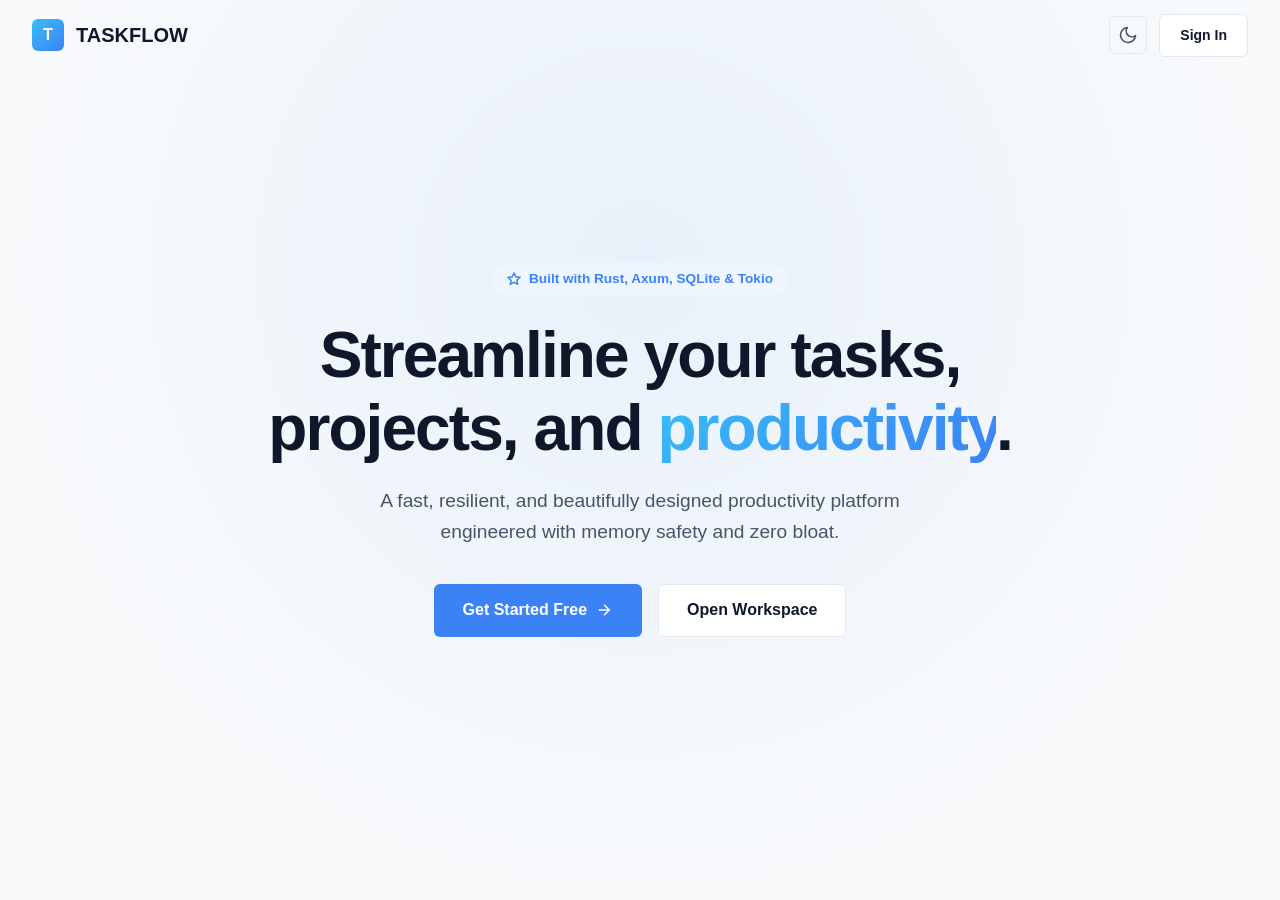
<file: templates/index.html>
<!DOCTYPE html>
<html lang="en">
<head>
  <meta charset="UTF-8">
  <meta name="viewport" content="width=device-width, initial-scale=1.0">
  <title>TASKFLOW - Task & Productivity Management</title>
  <link rel="stylesheet" href="/static/css/variables.css">
  <link rel="stylesheet" href="/static/css/layout.css">
  <link rel="stylesheet" href="/static/css/components.css">
  <style>
    .hero-section {
      min-height: 100vh;
      display: flex;
      flex-direction: column;
      align-items: center;
      justify-content: center;
      text-align: center;
      padding: 3rem 1.5rem;
      background: radial-gradient(circle at 50% 30%, rgba(59, 130, 246, 0.08) 0%, transparent 70%), var(--bg-app);
      position: relative;
    }
    .hero-badge {
      display: inline-flex;
      align-items: center;
      gap: 0.5rem;
      padding: 0.35rem 0.85rem;
      border-radius: var(--radius-full);
      background-color: var(--primary-light);
      color: var(--primary);
      font-size: 0.85rem;
      font-weight: 600;
      margin-bottom: 1.5rem;
    }
    .hero-title {
      font-size: clamp(2.5rem, 5vw, 4rem);
      font-weight: 800;
      letter-spacing: -0.03em;
      line-height: 1.15;
      max-width: 800px;
      margin-bottom: 1.25rem;
      color: var(--text-primary);
    }
    .hero-title span {
      background: linear-gradient(135deg, #38bdf8 0%, #3b82f6 100%);
      -webkit-background-clip: text;
      -webkit-text-fill-color: transparent;
    }
    .hero-subtitle {
      font-size: 1.2rem;
      color: var(--text-secondary);
      max-width: 620px;
      margin-bottom: 2.25rem;
      line-height: 1.6;
    }
    .hero-actions {
      display: flex;
      gap: 1rem;
      flex-wrap: wrap;
      justify-content: center;
    }
    .nav-header {
      position: absolute;
      top: 0;
      left: 0;
      right: 0;
      height: 70px;
      display: flex;
      align-items: center;
      justify-content: space-between;
      padding: 0 2rem;
    }
  </style>
</head>
<body>
  <div class="hero-section">
    <header class="nav-header">
      <a href="/" class="brand-logo" style="color: var(--text-primary);">
        <div class="brand-icon">T</div>
        <span>TASKFLOW</span>
      </a>
      <div style="display: flex; align-items: center; gap: 0.75rem;">
        <button class="btn-icon" id="themeToggleBtn" onclick="toggleTheme()" title="Toggle Theme"></button>
        <a href="/login" class="btn btn-secondary">Sign In</a>
      </div>
    </header>

    <div class="hero-badge">
      <svg width="14" height="14" viewBox="0 0 24 24" fill="none" stroke="currentColor" stroke-width="2.5"><polygon points="12 2 15.09 8.26 22 9.27 17 14.14 18.18 21.02 12 17.77 5.82 21.02 7 14.14 2 9.27 8.91 8.26 12 2"/></svg>
      Built with Rust, Axum, SQLite & Tokio
    </div>

    <h1 class="hero-title">
      Streamline your tasks, projects, and <span>productivity</span>.
    </h1>

    <p class="hero-subtitle">
      A fast, resilient, and beautifully designed productivity platform engineered with memory safety and zero bloat.
    </p>

    <div class="hero-actions">
      <a href="/register" class="btn btn-primary" style="padding: 0.85rem 1.75rem; font-size: 1rem;">
        Get Started Free
        <svg width="18" height="18" viewBox="0 0 24 24" fill="none" stroke="currentColor" stroke-width="2"><line x1="5" y1="12" x2="19" y2="12"/><polyline points="12 5 19 12 12 19"/></svg>
      </a>
      <a href="/login" class="btn btn-secondary" style="padding: 0.85rem 1.75rem; font-size: 1rem;">
        Open Workspace
      </a>
    </div>
  </div>

  <script src="/static/js/theme.js"></script>
</body>
</html>
</file>
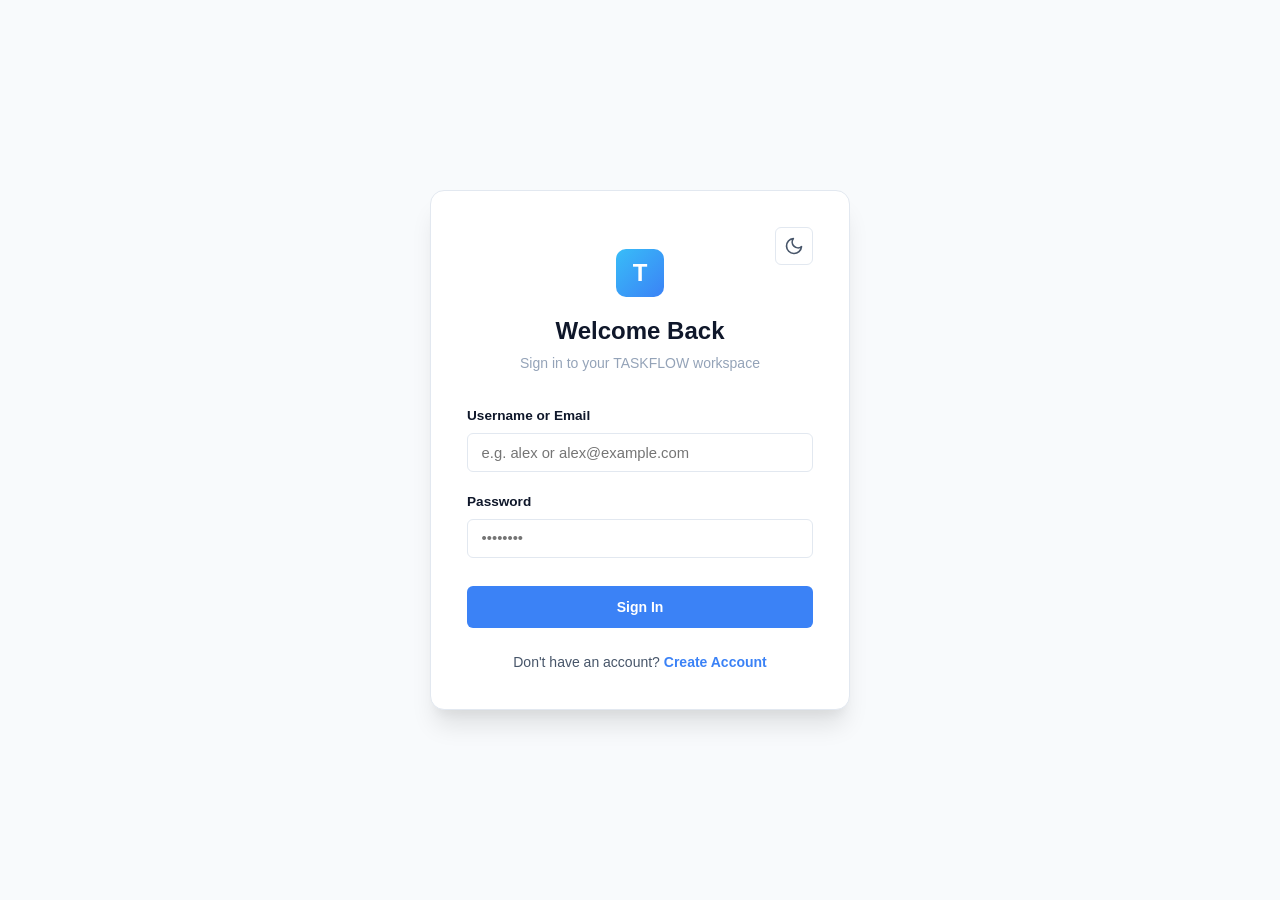
<file: templates/login.html>
<!DOCTYPE html>
<html lang="en">
<head>
  <meta charset="UTF-8">
  <meta name="viewport" content="width=device-width, initial-scale=1.0">
  <title>Login - TASKFLOW</title>
  <link rel="stylesheet" href="/static/css/variables.css">
  <link rel="stylesheet" href="/static/css/layout.css">
  <link rel="stylesheet" href="/static/css/components.css">
  <style>
    .auth-page {
      min-height: 100vh;
      display: flex;
      align-items: center;
      justify-content: center;
      padding: 1.5rem;
      background-color: var(--bg-app);
    }
    .auth-card {
      width: 100%;
      max-width: 420px;
      background-color: var(--bg-surface);
      border: 1px solid var(--border-color);
      border-radius: var(--radius-lg);
      box-shadow: var(--shadow-xl);
      padding: 2.25rem;
    }
    .auth-header {
      text-align: center;
      margin-bottom: 2rem;
    }
    .auth-logo {
      display: inline-flex;
      align-items: center;
      justify-content: center;
      width: 48px;
      height: 48px;
      background: linear-gradient(135deg, #38bdf8 0%, #3b82f6 100%);
      border-radius: var(--radius-md);
      color: white;
      font-weight: 800;
      font-size: 1.5rem;
      margin-bottom: 1rem;
    }
    .auth-title {
      font-size: 1.5rem;
      font-weight: 700;
      color: var(--text-primary);
    }
    .auth-subtitle {
      font-size: 0.875rem;
      color: var(--text-muted);
      margin-top: 0.25rem;
    }
  </style>
</head>
<body>
  <div class="auth-page">
    <div class="auth-card">
      <div style="display: flex; justify-content: flex-end; margin-bottom: -1rem;">
        <button class="btn-icon" id="themeToggleBtn" onclick="toggleTheme()" title="Toggle Theme"></button>
      </div>
      <div class="auth-header">
        <div class="auth-logo">T</div>
        <h1 class="auth-title">Welcome Back</h1>
        <p class="auth-subtitle">Sign in to your TASKFLOW workspace</p>
      </div>

      <form id="loginForm">
        <div class="form-group">
          <label class="form-label" for="usernameOrEmail">Username or Email</label>
          <input
            type="text"
            id="usernameOrEmail"
            class="form-control"
            placeholder="e.g. alex or alex@example.com"
            required
            autocomplete="username"
          />
        </div>

        <div class="form-group">
          <label class="form-label" for="password">Password</label>
          <input
            type="password"
            id="password"
            class="form-control"
            placeholder="••••••••"
            required
            autocomplete="current-password"
          />
        </div>

        <button type="submit" id="submitBtn" class="btn btn-primary" style="width: 100%; padding: 0.75rem; margin-top: 0.5rem;">
          Sign In
        </button>
      </form>

      <div style="text-align: center; margin-top: 1.5rem; font-size: 0.875rem; color: var(--text-secondary);">
        Don't have an account?
        <a href="/register" style="color: var(--primary); font-weight: 600; text-decoration: none;">Create Account</a>
      </div>
    </div>
  </div>

  <script src="/static/js/theme.js"></script>
  <script src="/static/js/toast.js"></script>
  <script src="/static/js/api.js"></script>
  <script>
    document.addEventListener("DOMContentLoaded", () => {
      const urlParams = new URLSearchParams(window.location.search);
      if (urlParams.get("expired")) {
        showToast("Your session has expired. Please sign in again.", "warning");
      }

      document.getElementById("loginForm").addEventListener("submit", async (e) => {
        e.preventDefault();
        const submitBtn = document.getElementById("submitBtn");
        const username_or_email = document.getElementById("usernameOrEmail").value.trim();
        const password = document.getElementById("password").value;

        submitBtn.disabled = true;
        submitBtn.textContent = "Signing in...";

        try {
          const res = await api.post("/api/v1/auth/login", { username_or_email, password });
          showToast("Signed in successfully!", "success");
          setCurrentUser(res.data.user, res.data.token);
          setTimeout(() => {
            window.location.href = "/dashboard";
          }, 400);
        } catch (err) {
          showToast(err.message, "error");
          submitBtn.disabled = false;
          submitBtn.textContent = "Sign In";
        }
      });
    });
  </script>
</body>
</html>
</file>
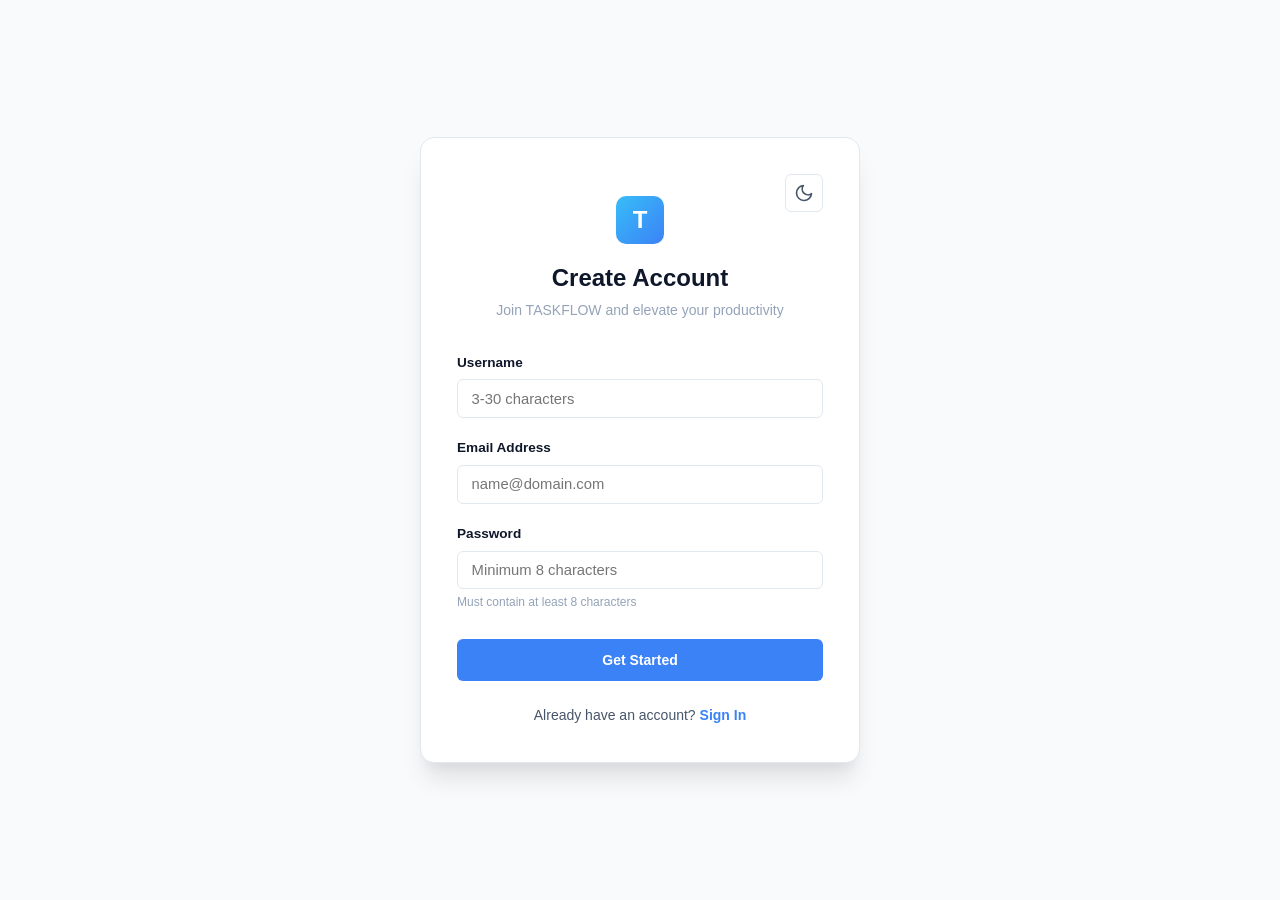
<file: templates/register.html>
<!DOCTYPE html>
<html lang="en">
<head>
  <meta charset="UTF-8">
  <meta name="viewport" content="width=device-width, initial-scale=1.0">
  <title>Register - TASKFLOW</title>
  <link rel="stylesheet" href="/static/css/variables.css">
  <link rel="stylesheet" href="/static/css/layout.css">
  <link rel="stylesheet" href="/static/css/components.css">
  <style>
    .auth-page {
      min-height: 100vh;
      display: flex;
      align-items: center;
      justify-content: center;
      padding: 1.5rem;
      background-color: var(--bg-app);
    }
    .auth-card {
      width: 100%;
      max-width: 440px;
      background-color: var(--bg-surface);
      border: 1px solid var(--border-color);
      border-radius: var(--radius-lg);
      box-shadow: var(--shadow-xl);
      padding: 2.25rem;
    }
    .auth-header {
      text-align: center;
      margin-bottom: 2rem;
    }
    .auth-logo {
      display: inline-flex;
      align-items: center;
      justify-content: center;
      width: 48px;
      height: 48px;
      background: linear-gradient(135deg, #38bdf8 0%, #3b82f6 100%);
      border-radius: var(--radius-md);
      color: white;
      font-weight: 800;
      font-size: 1.5rem;
      margin-bottom: 1rem;
    }
    .auth-title {
      font-size: 1.5rem;
      font-weight: 700;
      color: var(--text-primary);
    }
    .auth-subtitle {
      font-size: 0.875rem;
      color: var(--text-muted);
      margin-top: 0.25rem;
    }
    .password-hint {
      font-size: 0.75rem;
      color: var(--text-muted);
      margin-top: 0.25rem;
    }
  </style>
</head>
<body>
  <div class="auth-page">
    <div class="auth-card">
      <div style="display: flex; justify-content: flex-end; margin-bottom: -1rem;">
        <button class="btn-icon" id="themeToggleBtn" onclick="toggleTheme()" title="Toggle Theme"></button>
      </div>
      <div class="auth-header">
        <div class="auth-logo">T</div>
        <h1 class="auth-title">Create Account</h1>
        <p class="auth-subtitle">Join TASKFLOW and elevate your productivity</p>
      </div>

      <form id="registerForm">
        <div class="form-group">
          <label class="form-label" for="username">Username</label>
          <input
            type="text"
            id="username"
            class="form-control"
            placeholder="3-30 characters"
            minlength="3"
            maxlength="30"
            required
            autocomplete="username"
          />
        </div>

        <div class="form-group">
          <label class="form-label" for="email">Email Address</label>
          <input
            type="email"
            id="email"
            class="form-control"
            placeholder="name@domain.com"
            required
            autocomplete="email"
          />
        </div>

        <div class="form-group">
          <label class="form-label" for="password">Password</label>
          <input
            type="password"
            id="password"
            class="form-control"
            placeholder="Minimum 8 characters"
            minlength="8"
            required
            autocomplete="new-password"
          />
          <div class="password-hint">Must contain at least 8 characters</div>
        </div>

        <button type="submit" id="submitBtn" class="btn btn-primary" style="width: 100%; padding: 0.75rem; margin-top: 0.5rem;">
          Get Started
        </button>
      </form>

      <div style="text-align: center; margin-top: 1.5rem; font-size: 0.875rem; color: var(--text-secondary);">
        Already have an account?
        <a href="/login" style="color: var(--primary); font-weight: 600; text-decoration: none;">Sign In</a>
      </div>
    </div>
  </div>

  <script src="/static/js/theme.js"></script>
  <script src="/static/js/toast.js"></script>
  <script src="/static/js/api.js"></script>
  <script>
    document.getElementById("registerForm").addEventListener("submit", async (e) => {
      e.preventDefault();
      const submitBtn = document.getElementById("submitBtn");
      const username = document.getElementById("username").value.trim();
      const email = document.getElementById("email").value.trim();
      const password = document.getElementById("password").value;

      if (password.length < 8) {
        showToast("Password must be at least 8 characters long.", "warning");
        return;
      }

      submitBtn.disabled = true;
      submitBtn.textContent = "Creating account...";

      try {
        await api.post("/api/v1/auth/register", { username, email, password });
        showToast("Account created successfully! Signing in...", "success");

        // Automatically log the user in
        const loginRes = await api.post("/api/v1/auth/login", { username_or_email: username, password });
        setCurrentUser(loginRes.data.user, loginRes.data.token);

        setTimeout(() => {
          window.location.href = "/dashboard";
        }, 500);
      } catch (err) {
        showToast(err.message, "error");
        submitBtn.disabled = false;
        submitBtn.textContent = "Get Started";
      }
    });
  </script>
</body>
</html>
</file>
<file: static/css/variables.css>
/* TASKFLOW Design Tokens & Theme Variables */
:root {
  /* Light Theme (Default fallback) */
  --font-family: -apple-system, BlinkMacSystemFont, "Segoe UI", Roboto, "Helvetica Neue", Arial, sans-serif;
  --font-mono: ui-monospace, SFMono-Regular, Menlo, Monaco, Consolas, monospace;

  /* Colors - Light Theme */
  --bg-app: #f8fafc;
  --bg-surface: #ffffff;
  --bg-surface-elevated: #ffffff;
  --bg-sidebar: #0f172a;
  --bg-sidebar-hover: #1e293b;
  --bg-sidebar-active: #334155;
  --text-sidebar: #94a3b8;
  --text-sidebar-active: #ffffff;

  --border-color: #e2e8f0;
  --border-subtle: #f1f5f9;

  --text-primary: #0f172a;
  --text-secondary: #475569;
  --text-muted: #94a3b8;

  /* Primary Brand Accent */
  --primary: #3b82f6;
  --primary-hover: #2563eb;
  --primary-light: #eff6ff;
  --primary-focus: rgba(59, 130, 246, 0.25);

  /* Semantic Colors */
  --success: #10b981;
  --success-light: #ecfdf5;
  --warning: #f59e0b;
  --warning-light: #fffbeb;
  --danger: #ef4444;
  --danger-light: #fef2f2;
  --info: #06b6d4;
  --info-light: #ecfeff;

  /* Shadows */
  --shadow-sm: 0 1px 2px 0 rgba(0, 0, 0, 0.05);
  --shadow-md: 0 4px 6px -1px rgba(0, 0, 0, 0.07), 0 2px 4px -1px rgba(0, 0, 0, 0.04);
  --shadow-lg: 0 10px 15px -3px rgba(0, 0, 0, 0.08), 0 4px 6px -2px rgba(0, 0, 0, 0.03);
  --shadow-xl: 0 20px 25px -5px rgba(0, 0, 0, 0.1), 0 10px 10px -5px rgba(0, 0, 0, 0.04);

  /* Radius & Spacing */
  --radius-sm: 6px;
  --radius-md: 10px;
  --radius-lg: 14px;
  --radius-full: 9999px;

  --transition-fast: 150ms cubic-bezier(0.4, 0, 0.2, 1);
  --transition-normal: 250ms cubic-bezier(0.4, 0, 0.2, 1);
}

/* Dark Theme */
[data-theme="dark"] {
  --bg-app: #0b1120;
  --bg-surface: #1e293b;
  --bg-surface-elevated: #334155;
  --bg-sidebar: #090e17;
  --bg-sidebar-hover: #1e293b;
  --bg-sidebar-active: #2e3d55;
  --text-sidebar: #94a3b8;
  --text-sidebar-active: #38bdf8;

  --border-color: #334155;
  --border-subtle: #1e293b;

  --text-primary: #f8fafc;
  --text-secondary: #cbd5e1;
  --text-muted: #64748b;

  --primary: #38bdf8;
  --primary-hover: #0ea5e9;
  --primary-light: rgba(56, 189, 248, 0.15);
  --primary-focus: rgba(56, 189, 248, 0.3);

  --success: #34d399;
  --success-light: rgba(52, 211, 153, 0.15);
  --warning: #fbbf24;
  --warning-light: rgba(251, 191, 36, 0.15);
  --danger: #f87171;
  --danger-light: rgba(248, 113, 113, 0.15);
  --info: #22d3ee;
  --info-light: rgba(34, 211, 238, 0.15);

  --shadow-sm: 0 1px 2px 0 rgba(0, 0, 0, 0.4);
  --shadow-md: 0 4px 6px -1px rgba(0, 0, 0, 0.45);
  --shadow-lg: 0 10px 15px -3px rgba(0, 0, 0, 0.5);
  --shadow-xl: 0 20px 25px -5px rgba(0, 0, 0, 0.6);
}
</file>
<file: static/css/layout.css>
/* TASKFLOW Layout & App Shell */
* {
  box-sizing: border-box;
  margin: 0;
  padding: 0;
}

body {
  font-family: var(--font-family);
  background-color: var(--bg-app);
  color: var(--text-primary);
  line-height: 1.5;
  -webkit-font-smoothing: antialiased;
  min-height: 100vh;
}

/* App Shell Layout */
.app-layout {
  display: flex;
  min-height: 100vh;
  width: 100%;
}

/* Sidebar Styles */
.sidebar {
  width: 260px;
  background-color: var(--bg-sidebar);
  color: var(--text-sidebar);
  display: flex;
  flex-direction: column;
  flex-shrink: 0;
  transition: transform var(--transition-normal);
  z-index: 50;
}

.sidebar-header {
  height: 64px;
  display: flex;
  align-items: center;
  justify-content: space-between;
  padding: 0 1.5rem;
  border-bottom: 1px solid rgba(255, 255, 255, 0.08);
}

.brand-logo {
  display: flex;
  align-items: center;
  gap: 0.75rem;
  font-weight: 700;
  font-size: 1.25rem;
  color: #ffffff;
  text-decoration: none;
}

.brand-icon {
  width: 32px;
  height: 32px;
  background: linear-gradient(135deg, #38bdf8 0%, #3b82f6 100%);
  border-radius: var(--radius-sm);
  display: flex;
  align-items: center;
  justify-content: center;
  color: white;
  font-weight: 800;
  font-size: 1rem;
}

.sidebar-nav {
  flex: 1;
  padding: 1.25rem 0.75rem;
  display: flex;
  flex-direction: column;
  gap: 0.35rem;
  overflow-y: auto;
}

.nav-section-title {
  font-size: 0.7rem;
  text-transform: uppercase;
  letter-spacing: 0.05em;
  color: #64748b;
  padding: 0.75rem 0.75rem 0.25rem;
  font-weight: 600;
}

.nav-item {
  display: flex;
  align-items: center;
  gap: 0.85rem;
  padding: 0.65rem 0.85rem;
  border-radius: var(--radius-sm);
  color: var(--text-sidebar);
  text-decoration: none;
  font-size: 0.925rem;
  font-weight: 500;
  transition: background-color var(--transition-fast), color var(--transition-fast);
}

.nav-item:hover {
  background-color: var(--bg-sidebar-hover);
  color: #ffffff;
}

.nav-item.active {
  background-color: var(--bg-sidebar-active);
  color: var(--text-sidebar-active);
  font-weight: 600;
}

.nav-item svg {
  width: 20px;
  height: 20px;
  stroke-width: 1.8;
}

.sidebar-footer {
  padding: 1rem 1.25rem;
  border-top: 1px solid rgba(255, 255, 255, 0.08);
  display: flex;
  align-items: center;
  justify-content: space-between;
}

.user-mini-profile {
  display: flex;
  align-items: center;
  gap: 0.75rem;
}

.user-avatar {
  width: 36px;
  height: 36px;
  border-radius: var(--radius-full);
  background-color: #3b82f6;
  color: #ffffff;
  display: flex;
  align-items: center;
  justify-content: center;
  font-weight: 600;
  font-size: 0.875rem;
}

.user-info {
  display: flex;
  flex-direction: column;
}

.user-name {
  color: #ffffff;
  font-size: 0.875rem;
  font-weight: 600;
}

.user-role-badge {
  font-size: 0.7rem;
  color: #94a3b8;
  text-transform: capitalize;
}

/* Main App Wrapper */
.main-wrapper {
  flex: 1;
  display: flex;
  flex-direction: column;
  min-width: 0;
  overflow-x: hidden;
}

/* Topbar Header */
.topbar {
  height: 64px;
  background-color: var(--bg-surface);
  border-bottom: 1px solid var(--border-color);
  display: flex;
  align-items: center;
  justify-content: space-between;
  padding: 0 2rem;
  position: sticky;
  top: 0;
  z-index: 40;
  transition: background-color var(--transition-normal), border-color var(--transition-normal);
}

.topbar-left {
  display: flex;
  align-items: center;
  gap: 1rem;
}

.mobile-menu-btn {
  display: none;
  background: none;
  border: none;
  color: var(--text-secondary);
  cursor: pointer;
  padding: 0.5rem;
  border-radius: var(--radius-sm);
}

.page-title {
  font-size: 1.25rem;
  font-weight: 700;
  color: var(--text-primary);
}

.topbar-right {
  display: flex;
  align-items: center;
  gap: 1rem;
}

/* Content Area */
.content-area {
  flex: 1;
  padding: 2rem;
  max-width: 1440px;
  width: 100%;
  margin: 0 auto;
}

/* Backdrop for Mobile */
.sidebar-backdrop {
  display: none;
  position: fixed;
  inset: 0;
  background-color: rgba(0, 0, 0, 0.5);
  backdrop-filter: blur(2px);
  z-index: 45;
}

/* Responsive Breakpoints */
@media (max-width: 900px) {
  .sidebar {
    position: fixed;
    top: 0;
    bottom: 0;
    left: 0;
    transform: translateX(-100%);
  }

  .sidebar.open {
    transform: translateX(0);
  }

  .sidebar-backdrop.active {
    display: block;
  }

  .mobile-menu-btn {
    display: block;
  }

  .content-area {
    padding: 1.25rem;
  }

  .topbar {
    padding: 0 1.25rem;
  }
}
</file>
<file: static/css/components.css>
/* TASKFLOW Modern SaaS Components */

/* KPI / Stat Cards Grid */
.stats-grid {
  display: grid;
  grid-template-columns: repeat(auto-fit, minmax(220px, 1fr));
  gap: 1.25rem;
  margin-bottom: 2rem;
}

.stat-card {
  background-color: var(--bg-surface);
  border: 1px solid var(--border-color);
  border-radius: var(--radius-md);
  padding: 1.5rem;
  box-shadow: var(--shadow-sm);
  display: flex;
  align-items: center;
  justify-content: space-between;
  transition: transform var(--transition-fast), box-shadow var(--transition-fast);
}

.stat-card:hover {
  transform: translateY(-2px);
  box-shadow: var(--shadow-md);
}

.stat-info {
  display: flex;
  flex-direction: column;
}

.stat-label {
  font-size: 0.825rem;
  font-weight: 600;
  color: var(--text-muted);
  text-transform: uppercase;
  letter-spacing: 0.04em;
  margin-bottom: 0.35rem;
}

.stat-value {
  font-size: 1.85rem;
  font-weight: 800;
  color: var(--text-primary);
  line-height: 1.1;
}

.stat-icon-wrapper {
  width: 48px;
  height: 48px;
  border-radius: var(--radius-md);
  display: flex;
  align-items: center;
  justify-content: center;
}

.stat-icon-wrapper.blue { background-color: var(--primary-light); color: var(--primary); }
.stat-icon-wrapper.green { background-color: var(--success-light); color: var(--success); }
.stat-icon-wrapper.amber { background-color: var(--warning-light); color: var(--warning); }
.stat-icon-wrapper.purple { background-color: rgba(168, 85, 247, 0.15); color: #a855f7; }

/* Cards & Content Containers */
.card {
  background-color: var(--bg-surface);
  border: 1px solid var(--border-color);
  border-radius: var(--radius-md);
  box-shadow: var(--shadow-sm);
  overflow: hidden;
  margin-bottom: 1.5rem;
}

.card-header {
  padding: 1.25rem 1.5rem;
  border-bottom: 1px solid var(--border-color);
  display: flex;
  align-items: center;
  justify-content: space-between;
}

.card-title {
  font-size: 1.05rem;
  font-weight: 700;
  color: var(--text-primary);
}

.card-body {
  padding: 1.5rem;
}

/* Buttons */
.btn {
  display: inline-flex;
  align-items: center;
  justify-content: center;
  gap: 0.5rem;
  padding: 0.625rem 1.25rem;
  font-size: 0.875rem;
  font-weight: 600;
  border-radius: var(--radius-sm);
  border: 1px solid transparent;
  cursor: pointer;
  transition: all var(--transition-fast);
  text-decoration: none;
}

.btn-primary {
  background-color: var(--primary);
  color: #ffffff;
}

.btn-primary:hover {
  background-color: var(--primary-hover);
}

.btn-secondary {
  background-color: var(--bg-surface-elevated);
  border-color: var(--border-color);
  color: var(--text-primary);
}

.btn-secondary:hover {
  background-color: var(--border-color);
}

.btn-danger {
  background-color: var(--danger);
  color: #ffffff;
}

.btn-danger:hover {
  filter: brightness(0.9);
}

.btn-icon {
  padding: 0.5rem;
  border-radius: var(--radius-sm);
  background: transparent;
  border: 1px solid var(--border-color);
  color: var(--text-secondary);
  cursor: pointer;
  display: inline-flex;
  align-items: center;
  justify-content: center;
  transition: all var(--transition-fast);
}

.btn-icon:hover {
  background-color: var(--border-subtle);
  color: var(--text-primary);
}

/* Forms & Inputs */
.form-group {
  margin-bottom: 1.25rem;
}

.form-label {
  display: block;
  font-size: 0.85rem;
  font-weight: 600;
  color: var(--text-primary);
  margin-bottom: 0.4rem;
}

.form-control {
  width: 100%;
  padding: 0.65rem 0.85rem;
  font-size: 0.925rem;
  font-family: inherit;
  color: var(--text-primary);
  background-color: var(--bg-surface);
  border: 1px solid var(--border-color);
  border-radius: var(--radius-sm);
  outline: none;
  transition: border-color var(--transition-fast), box-shadow var(--transition-fast);
}

.form-control:focus {
  border-color: var(--primary);
  box-shadow: 0 0 0 3px var(--primary-focus);
}

/* Priority & Status Badges */
.badge {
  display: inline-flex;
  align-items: center;
  gap: 0.35rem;
  padding: 0.25rem 0.65rem;
  border-radius: var(--radius-full);
  font-size: 0.75rem;
  font-weight: 600;
  text-transform: capitalize;
}

.badge-todo { background-color: rgba(148, 163, 184, 0.15); color: #64748b; }
.badge-in_progress { background-color: var(--primary-light); color: var(--primary); }
.badge-review { background-color: var(--warning-light); color: var(--warning); }
.badge-done { background-color: var(--success-light); color: var(--success); }

.badge-low { background-color: rgba(148, 163, 184, 0.15); color: #64748b; }
.badge-medium { background-color: var(--info-light); color: var(--info); }
.badge-high { background-color: var(--warning-light); color: var(--warning); }
.badge-urgent { background-color: var(--danger-light); color: var(--danger); font-weight: 700; }

/* Modern Table */
.table-container {
  overflow-x: auto;
  border-radius: var(--radius-sm);
}

.table {
  width: 100%;
  border-collapse: collapse;
  text-align: left;
  font-size: 0.875rem;
}

.table th {
  background-color: var(--border-subtle);
  color: var(--text-secondary);
  font-weight: 600;
  padding: 0.85rem 1rem;
  border-bottom: 1px solid var(--border-color);
}

.table td {
  padding: 0.95rem 1rem;
  border-bottom: 1px solid var(--border-color);
  color: var(--text-primary);
}

.table tr:last-child td {
  border-bottom: none;
}

.table tbody tr:hover {
  background-color: var(--border-subtle);
}

/* Modal Dialog */
.modal-backdrop {
  display: none;
  position: fixed;
  inset: 0;
  background-color: rgba(0, 0, 0, 0.6);
  backdrop-filter: blur(4px);
  z-index: 100;
  align-items: center;
  justify-content: center;
  padding: 1rem;
}

.modal-backdrop.active {
  display: flex;
}

.modal-dialog {
  background-color: var(--bg-surface);
  border: 1px solid var(--border-color);
  border-radius: var(--radius-lg);
  box-shadow: var(--shadow-xl);
  width: 100%;
  max-width: 520px;
  overflow: hidden;
  animation: modalSlide 200ms ease-out forwards;
}

@keyframes modalSlide {
  from { opacity: 0; transform: translateY(12px) scale(0.98); }
  to { opacity: 1; transform: translateY(0) scale(1); }
}

.modal-header {
  padding: 1.25rem 1.5rem;
  border-bottom: 1px solid var(--border-color);
  display: flex;
  align-items: center;
  justify-content: space-between;
}

.modal-body {
  padding: 1.5rem;
}

.modal-footer {
  padding: 1rem 1.5rem;
  border-top: 1px solid var(--border-color);
  display: flex;
  justify-content: flex-end;
  gap: 0.75rem;
  background-color: var(--border-subtle);
}

/* Toast Notifications */
.toast-container {
  position: fixed;
  bottom: 1.5rem;
  right: 1.5rem;
  display: flex;
  flex-direction: column;
  gap: 0.75rem;
  z-index: 999;
}

.toast {
  display: flex;
  align-items: center;
  gap: 0.75rem;
  padding: 0.85rem 1.25rem;
  background-color: var(--bg-surface);
  border: 1px solid var(--border-color);
  border-radius: var(--radius-md);
  box-shadow: var(--shadow-lg);
  color: var(--text-primary);
  font-size: 0.875rem;
  font-weight: 500;
  min-width: 280px;
  max-width: 420px;
  animation: toastIn 250ms ease-out forwards;
}

@keyframes toastIn {
  from { opacity: 0; transform: translateY(16px); }
  to { opacity: 1; transform: translateY(0); }
}

.toast.toast-success { border-left: 4px solid var(--success); }
.toast.toast-error { border-left: 4px solid var(--danger); }
.toast.toast-warning { border-left: 4px solid var(--warning); }
.toast.toast-info { border-left: 4px solid var(--primary); }

/* Activity Feed */
.activity-list {
  display: flex;
  flex-direction: column;
  gap: 1rem;
}

.activity-item {
  display: flex;
  align-items: flex-start;
  gap: 0.75rem;
  font-size: 0.875rem;
}

.activity-dot {
  width: 8px;
  height: 8px;
  border-radius: var(--radius-full);
  background-color: var(--primary);
  margin-top: 0.4rem;
  flex-shrink: 0;
}

.activity-time {
  font-size: 0.75rem;
  color: var(--text-muted);
  margin-top: 0.15rem;
}
</file>
